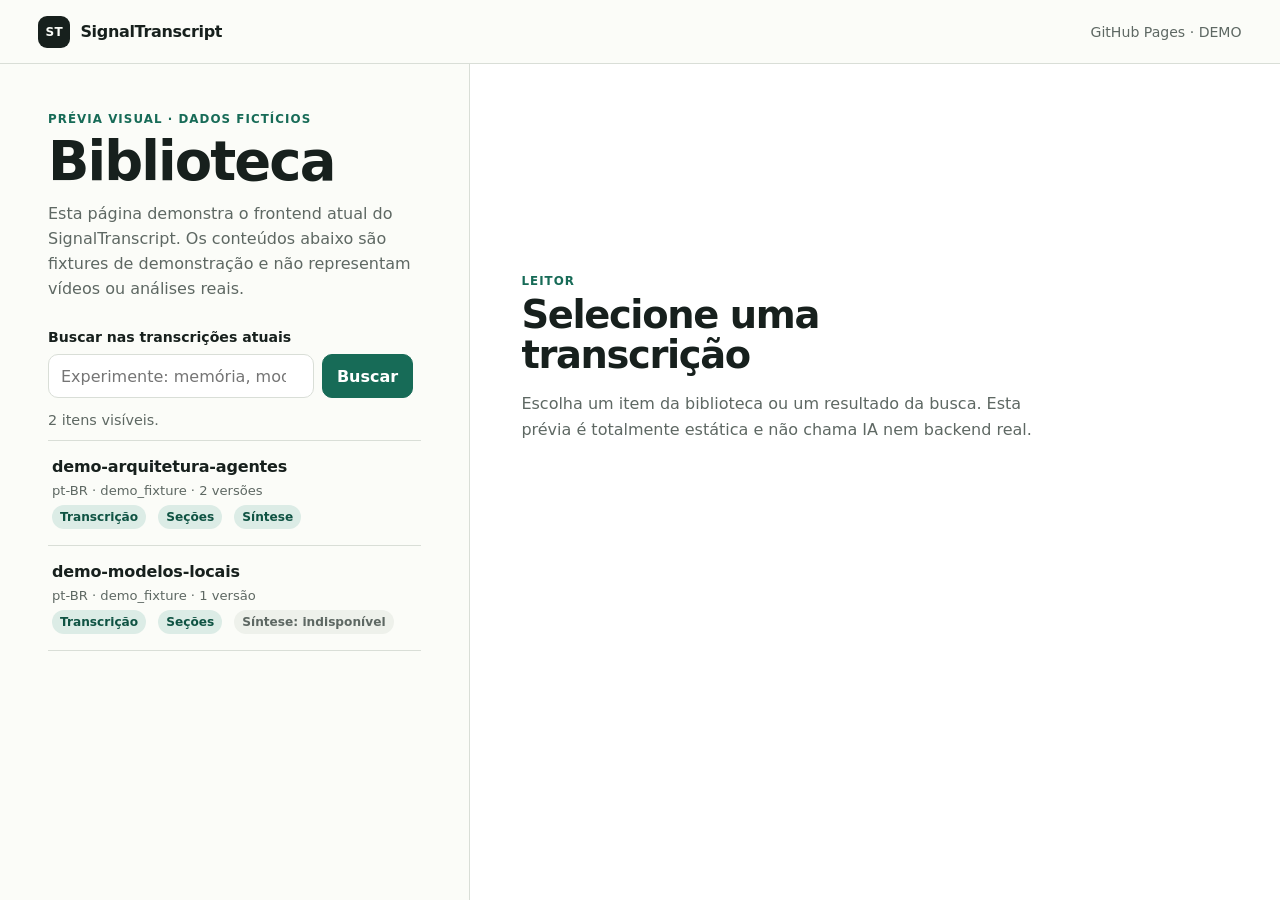
<file: index.html>
<!doctype html>
<html lang="pt-BR">
<head>
  <meta charset="utf-8">
  <meta name="viewport" content="width=device-width, initial-scale=1">
  <meta name="color-scheme" content="light dark">
  <title>SignalTranscript — Prévia DEMO</title>
  <link rel="stylesheet" href="./app.css">
</head>
<body>
  <a class="skip-link" href="#main">Pular para o conteúdo</a>
  <header class="topbar">
    <div class="brand"><span class="brand-mark" aria-hidden="true">ST</span><span>SignalTranscript</span></div>
    <span class="local-label">GitHub Pages · DEMO</span>
  </header>
  <main id="main" class="workspace">
    <section class="library-pane" aria-labelledby="library-title">
      <header class="pane-heading">
        <p class="eyebrow">Prévia visual · dados fictícios</p>
        <h1 id="library-title">Biblioteca</h1>
        <p class="lede">Esta página demonstra o frontend atual do SignalTranscript. Os conteúdos abaixo são fixtures de demonstração e não representam vídeos ou análises reais.</p>
      </header>
      <form id="search-form" class="search-form" role="search">
        <label for="search-input">Buscar nas transcrições atuais</label>
        <div class="search-row">
          <input id="search-input" name="q" type="search" minlength="2" maxlength="200" autocomplete="off" placeholder="Experimente: memória, modelo, provedor">
          <button class="primary-button" type="submit">Buscar</button>
          <button id="clear-search" class="quiet-button" type="button" hidden>Limpar</button>
        </div>
      </form>
      <div id="library-status" class="status-line" role="status" aria-live="polite"></div>
      <ul id="library-list" class="library-list" aria-label="Itens da biblioteca"></ul>
      <div class="list-footer"><button id="load-more" class="quiet-button" type="button" hidden>Carregar mais</button></div>
    </section>
    <section class="reader-pane" aria-labelledby="reader-title">
      <div id="reader-empty" class="reader-empty">
        <p class="eyebrow">Leitor</p>
        <h2 id="reader-title">Selecione uma transcrição</h2>
        <p>Escolha um item da biblioteca ou um resultado da busca. Esta prévia é totalmente estática e não chama IA nem backend real.</p>
      </div>
      <article id="reader-content" class="reader-content" hidden>
        <header class="reader-header">
          <div><p class="eyebrow">Transcrição DEMO persistida</p><h2 id="reader-video-id"></h2></div>
          <div id="reader-meta" class="reader-meta" aria-label="Metadados da transcrição"></div>
        </header>
        <p id="reader-provenance" class="provenance-note"></p>
        <nav class="reader-tabs" aria-label="Conteúdo persistido">
          <button class="reader-tab" type="button" data-view="transcript" aria-pressed="true">Transcrição</button>
          <button class="reader-tab" type="button" data-view="sections" aria-pressed="false">Seções</button>
          <button class="reader-tab" type="button" data-view="synthesis" aria-pressed="false">Síntese global</button>
        </nav>
        <div id="reader-status" class="status-line" role="status" aria-live="polite"></div>
        <ol id="reader-segments" class="segments" aria-label="Segmentos da transcrição"></ol>
        <div id="reader-knowledge" class="knowledge" hidden></div>
      </article>
    </section>
  </main>
  <script src="./demo-fixtures.js"></script>
  <script type="module" src="./app.js"></script>
</body>
</html>
</file>
<file: app.css>
:root {
  font-family: ui-sans-serif, system-ui, -apple-system, BlinkMacSystemFont, "Segoe UI", sans-serif;
  color: #17201d; background: #eef1eb; font-synthesis: none;
  --surface:#fbfcf8; --strong:#fff; --muted-surface:#eef1eb; --ink:#17201d;
  --muted:#5e6863; --line:#d9ded7; --accent:#176b57; --accent-strong:#0f5343;
  --accent-soft:#dcece6; --danger:#9f3838; --focus:#7d3cff;
}
*{box-sizing:border-box} [hidden]{display:none!important} html{min-width:320px} body{margin:0;min-height:100vh;background:var(--muted-surface);color:var(--ink)}
button,input{font:inherit} button{cursor:pointer}
button:focus-visible,input:focus-visible{outline:3px solid var(--focus);outline-offset:2px}
.skip-link{position:fixed;left:12px;top:10px;z-index:10;transform:translateY(-180%);padding:10px 14px;border-radius:8px;background:var(--ink);color:white}.skip-link:focus{transform:translateY(0)}
.topbar{height:64px;padding:0 clamp(16px,3vw,42px);display:flex;align-items:center;justify-content:space-between;border-bottom:1px solid var(--line);background:var(--surface)}
.brand{display:flex;align-items:center;gap:10px;font-weight:720;letter-spacing:-.02em}.brand-mark{width:32px;height:32px;display:grid;place-items:center;border-radius:9px;background:var(--ink);color:var(--surface);font-size:12px;letter-spacing:.04em}.local-label{color:var(--muted);font-size:.88rem}
.workspace{width:min(1500px,100%);min-height:calc(100vh - 64px);margin:0 auto;display:grid;grid-template-columns:minmax(330px,.9fr) minmax(0,1.55fr)}
.library-pane,.reader-pane{min-width:0}.library-pane{padding:clamp(24px,4vw,48px);border-right:1px solid var(--line);background:var(--surface)}.reader-pane{padding:clamp(24px,4vw,56px);background:var(--strong)}
.pane-heading{margin-bottom:28px}.eyebrow{margin:0 0 7px;color:var(--accent);font-size:.74rem;font-weight:760;letter-spacing:.09em;text-transform:uppercase}
h1,h2,p{overflow-wrap:anywhere} h1,h2{margin:0;letter-spacing:-.035em;line-height:1.05}h1{font-size:clamp(2rem,5vw,3.4rem)}h2{font-size:clamp(1.65rem,3vw,2.5rem)}
.lede{max-width:44ch;margin:12px 0 0;color:var(--muted);line-height:1.55}
.search-form label{display:block;margin-bottom:9px;font-size:.88rem;font-weight:650}.search-row{display:grid;grid-template-columns:minmax(0,1fr) auto auto;gap:8px}.search-row input{width:100%;min-height:44px;border:1px solid var(--line);border-radius:10px;padding:0 12px;background:var(--strong);color:var(--ink)}
.primary-button,.quiet-button{min-height:44px;border-radius:10px;padding:0 14px;font-weight:680}.primary-button{border:1px solid var(--accent);background:var(--accent);color:#fff}.primary-button:hover{background:var(--accent-strong)}.quiet-button{border:1px solid var(--line);background:transparent;color:var(--ink)}.quiet-button:hover{background:var(--muted-surface)}
.status-line{min-height:24px;margin:14px 0 4px;color:var(--muted);font-size:.9rem}.status-line[data-tone="error"]{color:var(--danger)}
.library-list,.segments{list-style:none;margin:0;padding:0}.library-list{border-top:1px solid var(--line)}.library-item{border-bottom:1px solid var(--line)}
.entry-button{width:100%;border:0;padding:16px 4px;text-align:left;background:transparent;color:inherit;display:grid;gap:7px}.entry-button:hover{background:var(--muted-surface)}.entry-button[aria-current="true"]{background:var(--accent-soft)}
.entry-title{font-size:1rem;font-weight:720;letter-spacing:-.01em}.entry-meta,.entry-secondary{display:flex;gap:7px 12px;flex-wrap:wrap;color:var(--muted);font-size:.82rem}.entry-snippet{color:var(--ink);line-height:1.45;font-size:.9rem}
.pill{display:inline-flex;align-items:center;min-height:24px;padding:3px 8px;border-radius:999px;background:var(--muted-surface);color:var(--muted);font-size:.76rem;font-weight:650}.pill[data-kind="available"]{background:var(--accent-soft);color:var(--accent-strong)}
.list-footer{padding-top:16px}.reader-empty{min-height:54vh;max-width:520px;display:grid;align-content:center}.reader-empty p:last-child{margin:16px 0 0;color:var(--muted);line-height:1.6}
.reader-header{display:flex;align-items:flex-start;justify-content:space-between;gap:24px;padding-bottom:20px;border-bottom:1px solid var(--line)}.reader-meta{max-width:300px;display:flex;flex-wrap:wrap;justify-content:flex-end;gap:7px}
.provenance-note{margin:18px 0 0;padding:12px 14px;border-left:3px solid var(--accent);background:var(--muted-surface);color:var(--muted);line-height:1.5;font-size:.9rem}
.reader-tabs{display:flex;gap:6px;flex-wrap:wrap;margin-top:18px;padding-bottom:12px;border-bottom:1px solid var(--line)}
.reader-tab{min-height:40px;border:1px solid transparent;border-radius:9px;padding:0 12px;background:transparent;color:var(--muted);font-weight:680}
.reader-tab:hover{background:var(--muted-surface);color:var(--ink)}.reader-tab[aria-pressed="true"]{border-color:var(--line);background:var(--strong);color:var(--ink)}
.segments{margin-top:22px}.segment{display:grid;grid-template-columns:104px minmax(0,1fr);gap:18px;padding:18px 0;border-top:1px solid var(--line)}.segment-time{color:var(--muted);font-variant-numeric:tabular-nums;font-size:.82rem}.segment-text{margin:0;line-height:1.62;white-space:pre-wrap}
.knowledge{margin-top:22px}.knowledge-intro{margin:0 0 18px;padding:12px 14px;border-radius:10px;background:var(--accent-soft);color:var(--accent-strong);line-height:1.5;font-size:.9rem}
.knowledge-block{padding:20px 0;border-top:1px solid var(--line)}.knowledge-block:first-of-type{border-top:0}.knowledge-block h3{margin:0 0 10px;font-size:1.12rem;letter-spacing:-.015em}.knowledge-summary{margin:0;color:var(--ink);line-height:1.65}
.idea-list{margin:14px 0 0;padding-left:20px}.idea-list li+li{margin-top:12px}.idea-title{font-weight:720}.idea-explanation{margin:4px 0 0;color:var(--muted);line-height:1.55}.evidence-refs{margin-top:5px;color:var(--muted);font-size:.8rem}
.coverage-grid{display:grid;grid-template-columns:repeat(2,minmax(0,1fr));gap:8px;margin-top:14px}.coverage-item{padding:10px 12px;border:1px solid var(--line);border-radius:9px;background:var(--surface);font-size:.84rem}.coverage-item strong{display:block;margin-bottom:3px}
.skeleton{height:72px;margin-top:10px;border-radius:10px;background:linear-gradient(90deg,var(--muted-surface),var(--surface),var(--muted-surface));background-size:200% 100%;animation:loading 1.3s ease-in-out infinite}@keyframes loading{to{background-position:-200% 0}}@media(prefers-reduced-motion:reduce){.skeleton{animation:none}}
@media(max-width:860px){.workspace{grid-template-columns:1fr}.library-pane{border-right:0;border-bottom:1px solid var(--line)}.reader-pane{min-height:54vh}.reader-empty{min-height:38vh}}
@media(max-width:560px){.topbar{height:56px}.local-label{display:none}.workspace{min-height:calc(100vh - 56px)}.library-pane,.reader-pane{padding:22px 16px 30px}.search-row{grid-template-columns:1fr auto}#clear-search{grid-column:1/-1;justify-self:start}.reader-header{display:grid}.reader-meta{justify-content:flex-start}.reader-tabs{display:grid;grid-template-columns:1fr}.reader-tab{text-align:left}.segment{grid-template-columns:1fr;gap:7px}.coverage-grid{grid-template-columns:1fr}}
@media(prefers-color-scheme:dark){:root{--surface:#171b19;--strong:#101412;--muted-surface:#202622;--ink:#eef4ef;--muted:#a8b2ac;--line:#343c37;--accent:#7bc4aa;--accent-strong:#9bd6c0;--accent-soft:#213d34;--danger:#f19a9a;--focus:#caaaff}}
</file>
